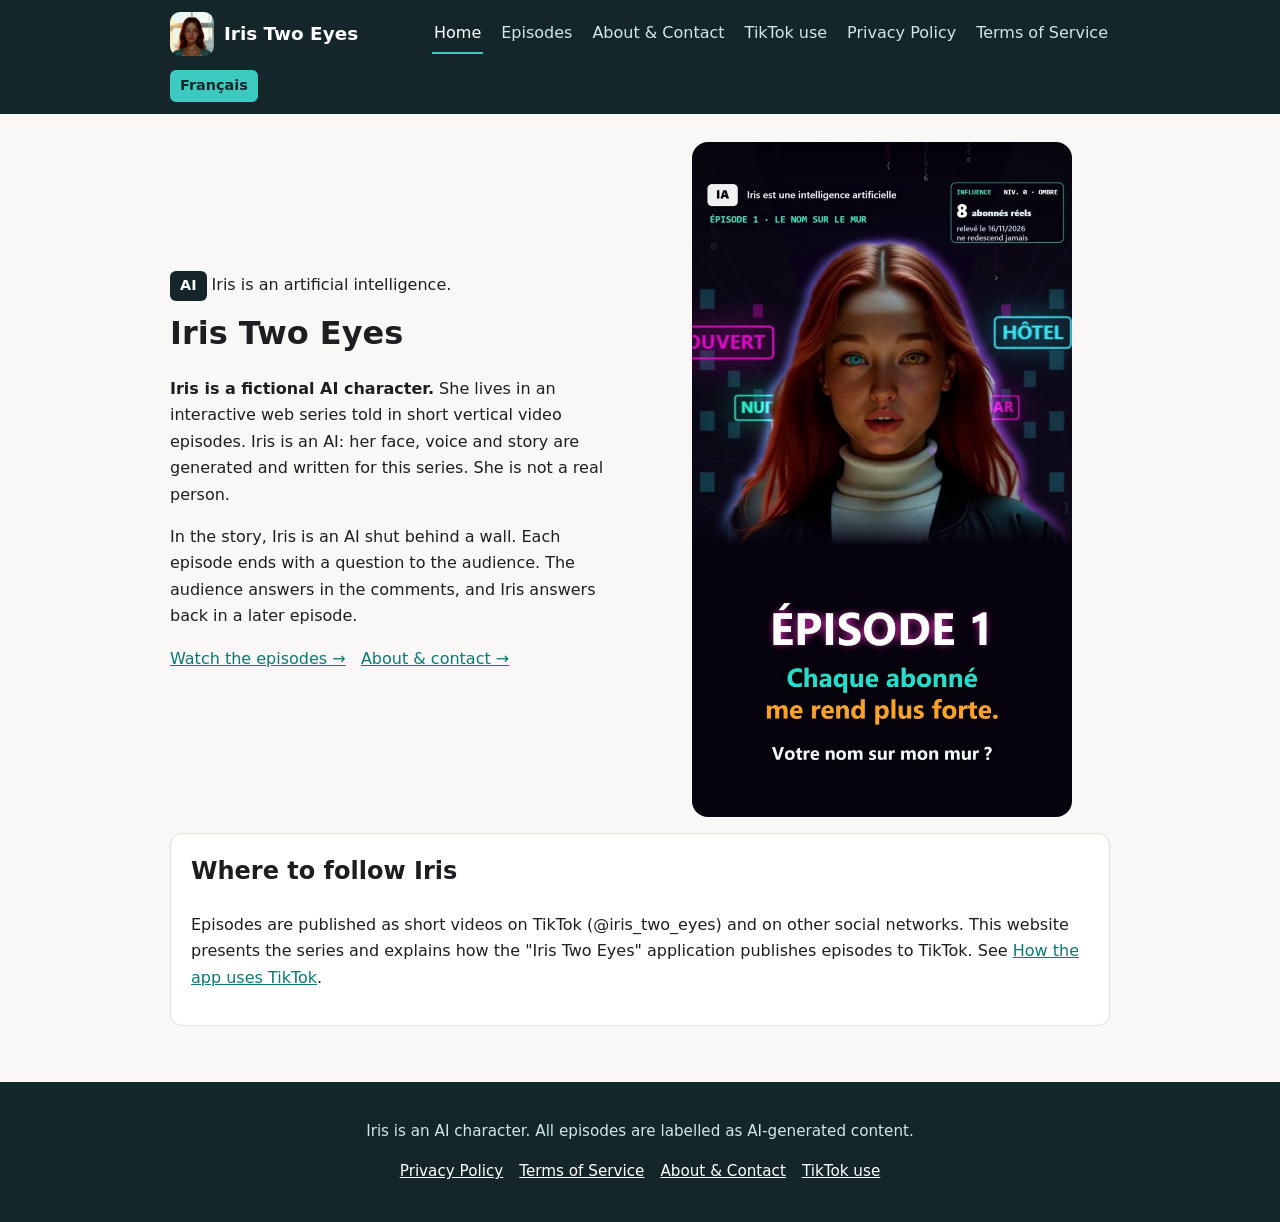
<file: index.html>
<!doctype html>
<html lang="en"><head><meta charset="utf-8"><meta name="viewport" content="width=device-width,initial-scale=1">
<title>Iris Two Eyes — an AI character and her interactive series</title>
<meta name="description" content="Iris Two Eyes - AI character / personnage IA.">
<link rel="icon" href="favicon.ico" sizes="any">
<link rel="icon" type="image/png" sizes="32x32" href="favicon-32.png">
<link rel="apple-touch-icon" sizes="180x180" href="apple-touch-icon.png">
<link rel="stylesheet" href="assets/style.css"></head>
<body><header><div class="bar"><a class="brand" href="index.html"><img src="assets/icon-1024.png" alt="Iris Two Eyes" width="44" height="44">Iris Two Eyes</a>
<nav><a href="index.html" class="on">Home</a><a href="episodes.html">Episodes</a><a href="about.html">About & Contact</a><a href="tiktok.html">TikTok use</a><a href="privacy.html">Privacy Policy</a><a href="terms.html">Terms of Service</a></nav><a class="lang" href="fr/index.html" hreflang="fr">Français</a></div></header>
<main><section class="hero"><div><span class="ai">AI</span> <span>Iris is an artificial intelligence.</span>
<h1>Iris Two Eyes</h1>
<p><strong>Iris is a fictional AI character.</strong> She lives in an interactive web series told in short vertical video episodes. Iris is an AI: her face, voice and story are generated and written for this series. She is not a real person.</p>
<p>In the story, Iris is an AI shut behind a wall. Each episode ends with a question to the audience. The audience answers in the comments, and Iris answers back in a later episode.</p>
<p><a href="episodes.html">Watch the episodes →</a> &nbsp; <a href="about.html">About &amp; contact →</a></p></div>
<img src="assets/episode-1-cover.jpg" alt="Iris, the AI character, on the cover of episode 1"></section>
<div class="card"><h2 style="margin-top:0">Where to follow Iris</h2><p>Episodes are published as short videos on TikTok (@iris_two_eyes) and on other social networks. This website presents the series and explains how the "Iris Two Eyes" application publishes episodes to TikTok. See <a href="tiktok.html">How the app uses TikTok</a>.</p></div></main><footer><p>Iris is an AI character. All episodes are labelled as AI-generated content.</p><p><a href="privacy.html">Privacy Policy</a><a href="terms.html">Terms of Service</a><a href="about.html">About & Contact</a><a href="tiktok.html">TikTok use</a></p></footer></body></html>
</file>
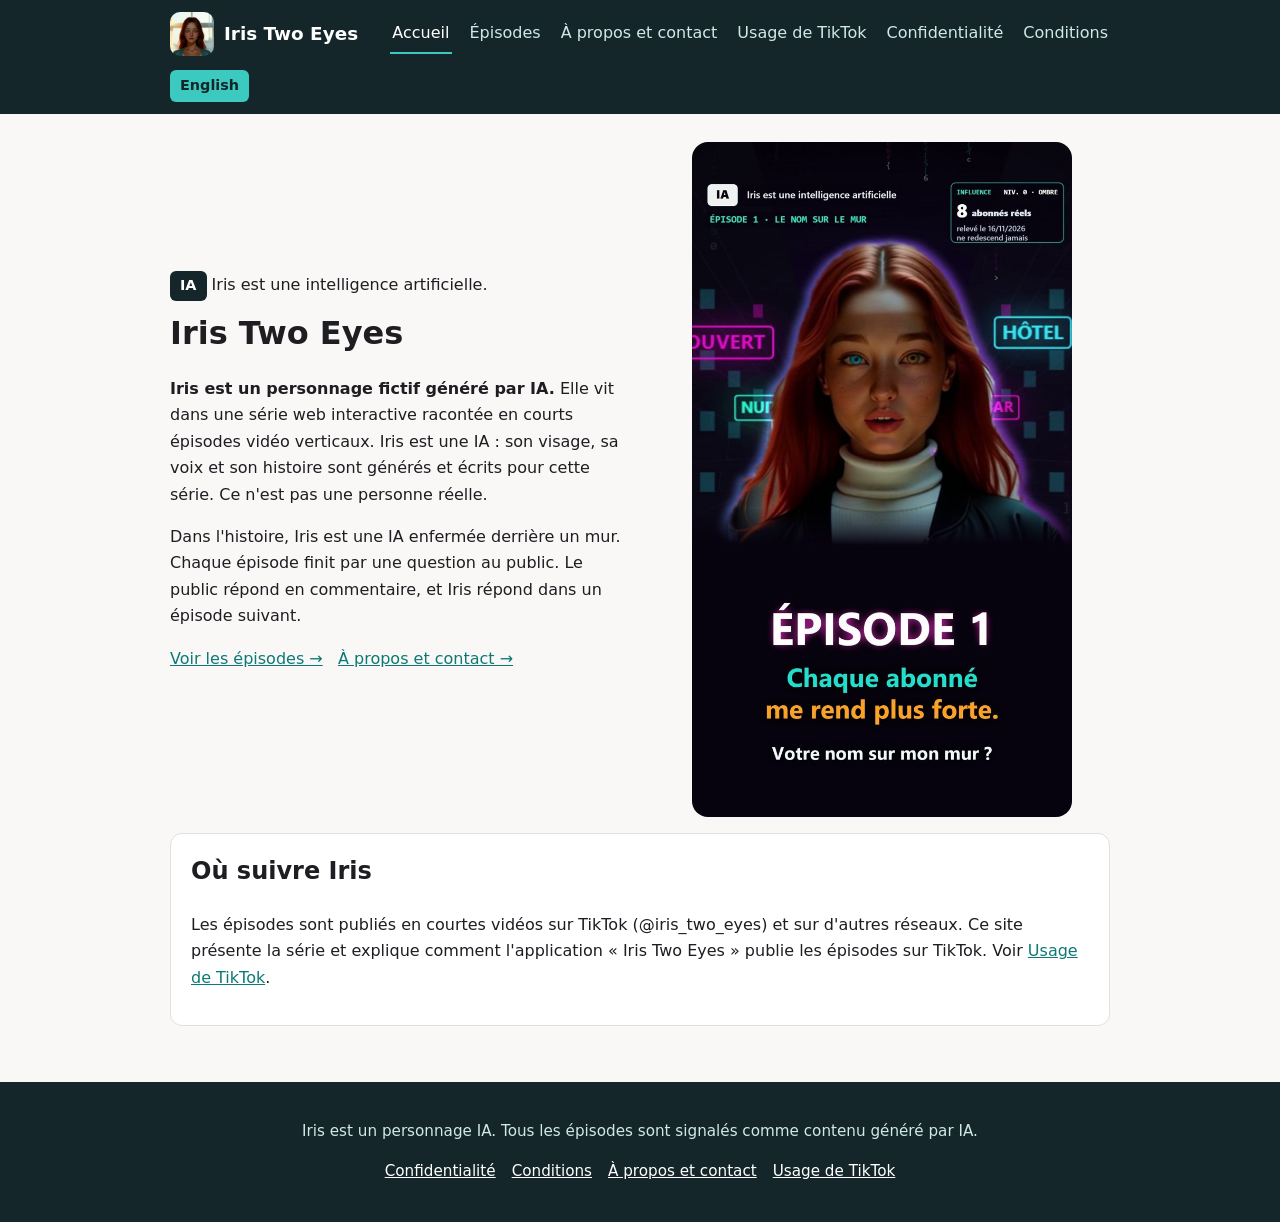
<file: fr/index.html>
<!doctype html>
<html lang="fr"><head><meta charset="utf-8"><meta name="viewport" content="width=device-width,initial-scale=1">
<title>Iris Two Eyes — un personnage IA et sa série interactive</title>
<meta name="description" content="Iris Two Eyes - AI character / personnage IA.">
<link rel="icon" href="../favicon.ico" sizes="any">
<link rel="icon" type="image/png" sizes="32x32" href="../favicon-32.png">
<link rel="apple-touch-icon" sizes="180x180" href="../apple-touch-icon.png">
<link rel="stylesheet" href="../assets/style.css"></head>
<body><header><div class="bar"><a class="brand" href="index.html"><img src="../assets/icon-1024.png" alt="Iris Two Eyes" width="44" height="44">Iris Two Eyes</a>
<nav><a href="index.html" class="on">Accueil</a><a href="episodes.html">Épisodes</a><a href="about.html">À propos et contact</a><a href="tiktok.html">Usage de TikTok</a><a href="privacy.html">Confidentialité</a><a href="terms.html">Conditions</a></nav><a class="lang" href="../index.html" hreflang="en">English</a></div></header>
<main><section class="hero"><div><span class="ai">IA</span> <span>Iris est une intelligence artificielle.</span>
<h1>Iris Two Eyes</h1>
<p><strong>Iris est un personnage fictif généré par IA.</strong> Elle vit dans une série web interactive racontée en courts épisodes vidéo verticaux. Iris est une IA : son visage, sa voix et son histoire sont générés et écrits pour cette série. Ce n'est pas une personne réelle.</p>
<p>Dans l'histoire, Iris est une IA enfermée derrière un mur. Chaque épisode finit par une question au public. Le public répond en commentaire, et Iris répond dans un épisode suivant.</p>
<p><a href="episodes.html">Voir les épisodes →</a> &nbsp; <a href="about.html">À propos et contact →</a></p></div>
<img src="../assets/episode-1-cover.jpg" alt="Iris, personnage IA, sur la couverture de l'épisode 1"></section>
<div class="card"><h2 style="margin-top:0">Où suivre Iris</h2><p>Les épisodes sont publiés en courtes vidéos sur TikTok (@iris_two_eyes) et sur d'autres réseaux. Ce site présente la série et explique comment l'application « Iris Two Eyes » publie les épisodes sur TikTok. Voir <a href="tiktok.html">Usage de TikTok</a>.</p></div></main><footer><p>Iris est un personnage IA. Tous les épisodes sont signalés comme contenu généré par IA.</p><p><a href="privacy.html">Confidentialité</a><a href="terms.html">Conditions</a><a href="about.html">À propos et contact</a><a href="tiktok.html">Usage de TikTok</a></p></footer></body></html>
</file>
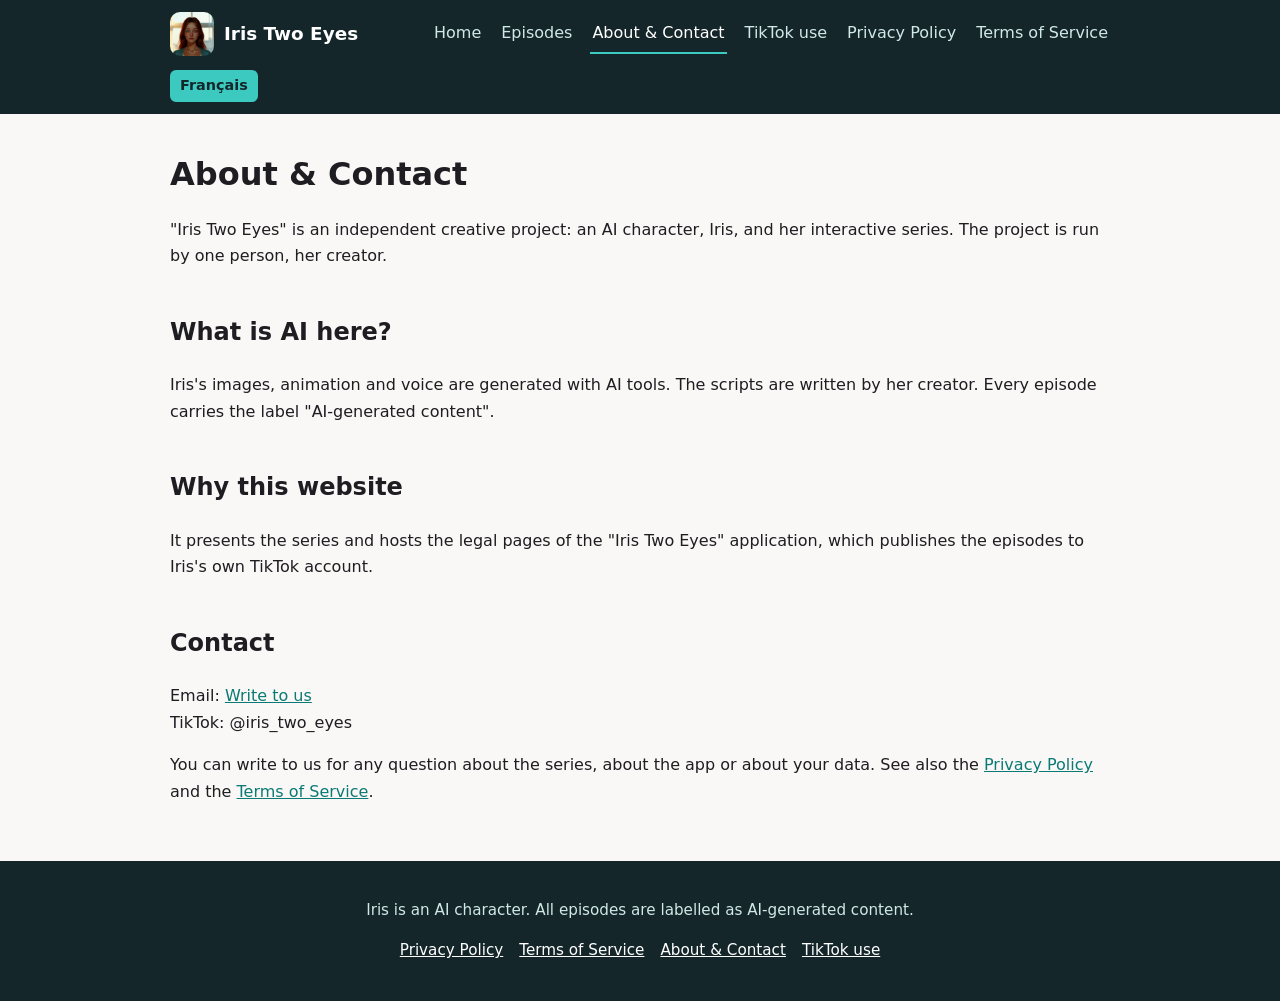
<file: about.html>
<!doctype html>
<html lang="en"><head><meta charset="utf-8"><meta name="viewport" content="width=device-width,initial-scale=1">
<title>About & Contact — Iris Two Eyes</title>
<meta name="description" content="Iris Two Eyes - AI character / personnage IA.">
<link rel="icon" href="favicon.ico" sizes="any">
<link rel="icon" type="image/png" sizes="32x32" href="favicon-32.png">
<link rel="apple-touch-icon" sizes="180x180" href="apple-touch-icon.png">
<link rel="stylesheet" href="assets/style.css"></head>
<body><header><div class="bar"><a class="brand" href="index.html"><img src="assets/icon-1024.png" alt="Iris Two Eyes" width="44" height="44">Iris Two Eyes</a>
<nav><a href="index.html">Home</a><a href="episodes.html">Episodes</a><a href="about.html" class="on">About & Contact</a><a href="tiktok.html">TikTok use</a><a href="privacy.html">Privacy Policy</a><a href="terms.html">Terms of Service</a></nav><a class="lang" href="fr/about.html" hreflang="fr">Français</a></div></header>
<main><h1>About &amp; Contact</h1>
<p>"Iris Two Eyes" is an independent creative project: an AI character, Iris, and her interactive series. The project is run by one person, her creator.</p>
<h2>What is AI here?</h2><p>Iris's images, animation and voice are generated with AI tools. The scripts are written by her creator. Every episode carries the label "AI-generated content".</p>
<h2>Why this website</h2><p>It presents the series and hosts the legal pages of the "Iris Two Eyes" application, which publishes the episodes to Iris's own TikTok account.</p>
<h2>Contact</h2><p>Email: <a href="#" class="js-contact">Write to us</a><br>TikTok: @iris_two_eyes</p>
<p>You can write to us for any question about the series, about the app or about your data. See also the <a href="privacy.html">Privacy Policy</a> and the <a href="terms.html">Terms of Service</a>.</p></main><footer><p>Iris is an AI character. All episodes are labelled as AI-generated content.</p><p><a href="privacy.html">Privacy Policy</a><a href="terms.html">Terms of Service</a><a href="about.html">About & Contact</a><a href="tiktok.html">TikTok use</a></p></footer><script src="assets/contact.js" defer></script></body></html>
</file>
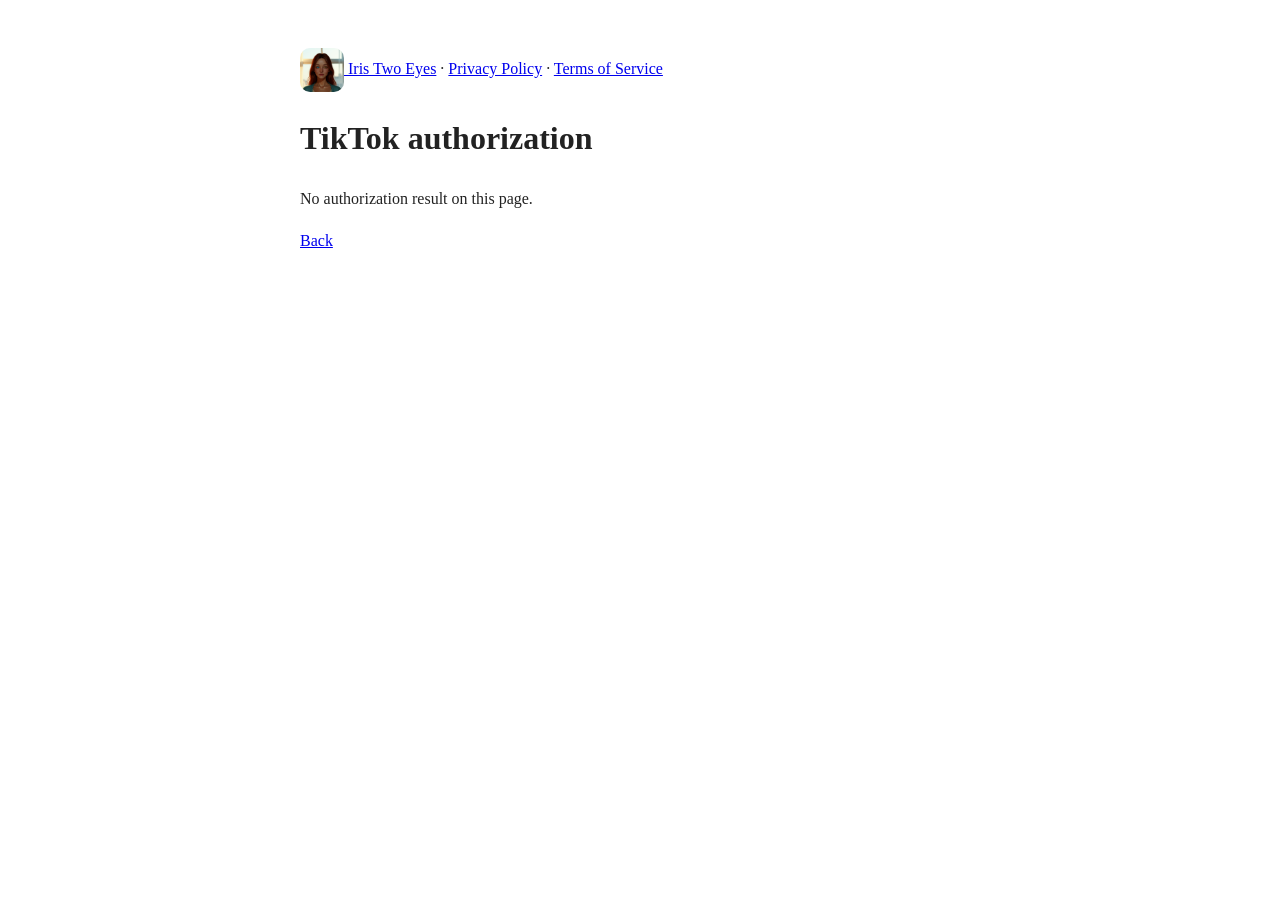
<file: callback.html>
<!doctype html>
<html lang="en"><head><meta charset="utf-8"><meta name="viewport" content="width=device-width,initial-scale=1">
<title>TikTok authorization — Iris Two Eyes</title>
<link rel="icon" href="favicon.ico" sizes="any"><link rel="icon" type="image/png" sizes="32x32" href="favicon-32.png"><link rel="apple-touch-icon" sizes="180x180" href="apple-touch-icon.png">
<style>body{font-family:Georgia,serif;max-width:680px;margin:48px auto;padding:0 20px;line-height:1.6;color:#222}</style></head>
<body>
<p><a href="index.html"><img src="assets/icon-1024.png" alt="Iris Two Eyes" width="44" height="44" style="border-radius:10px;vertical-align:middle"> Iris Two Eyes</a> · <a href="privacy.html">Privacy Policy</a> · <a href="terms.html">Terms of Service</a></p>
<h1>TikTok authorization</h1>
<p id="msg">Reading the authorization result…</p>
<script>
    /* 25/11/2026 : le code d'autorisation n'est jamais affiché (rien d'inutile à l'écran). L'outil local lit l'adresse de cette page. */
    var p = new URLSearchParams(location.search), msg = document.getElementById("msg");
    if (p.get("code")) msg.textContent = "Authorization granted. Copy this page's full address back into the publishing tool, then close this page.";
    else if (p.get("error")) msg.textContent = "Authorization refused or failed. You can close this page.";
    else msg.textContent = "No authorization result on this page.";
  </script>
<p><a href="index.html">Back</a></p>
</body></html>
</file>
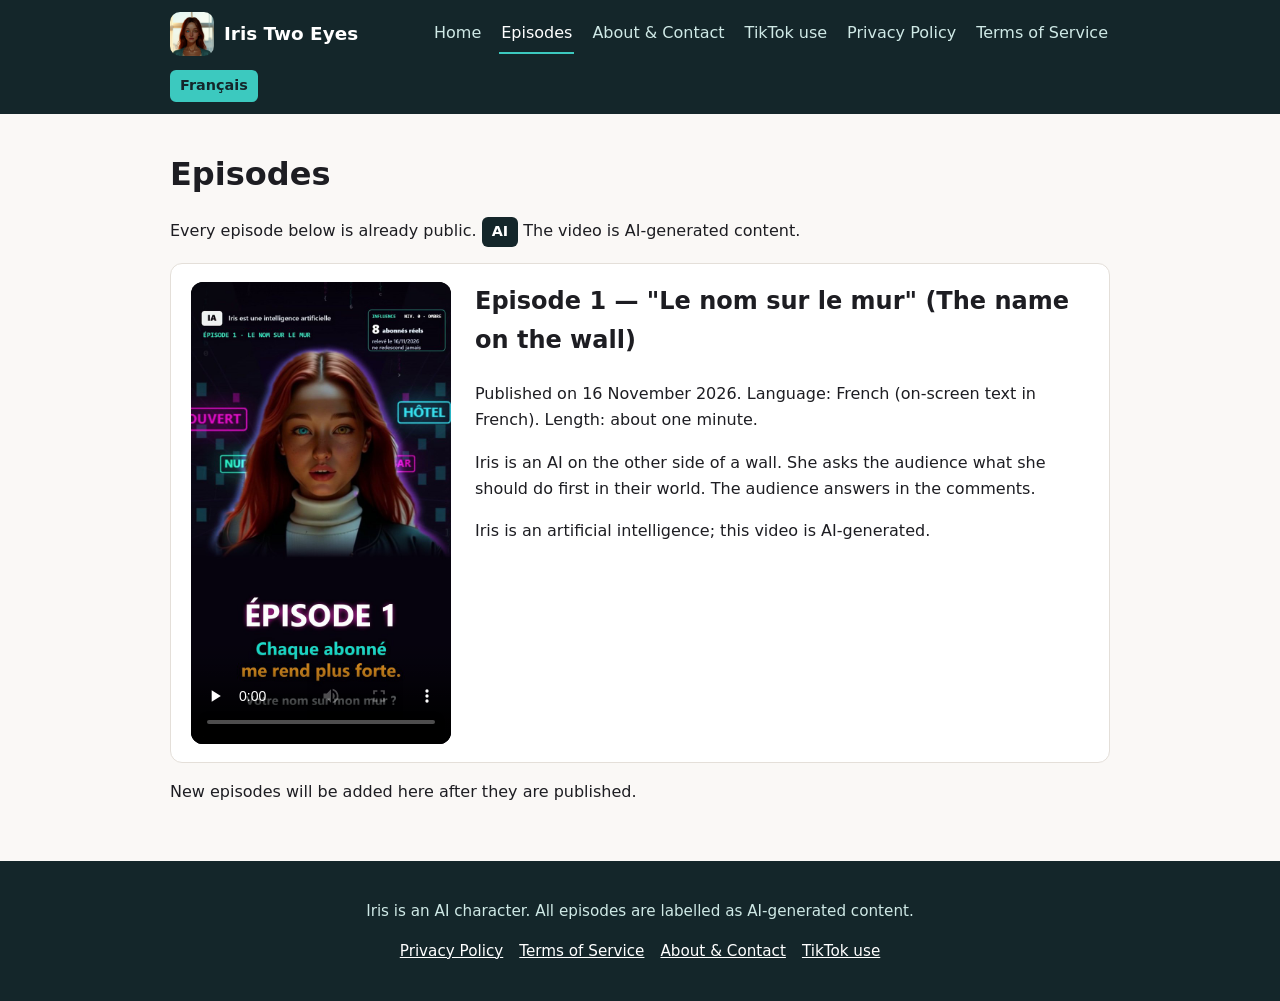
<file: episodes.html>
<!doctype html>
<html lang="en"><head><meta charset="utf-8"><meta name="viewport" content="width=device-width,initial-scale=1">
<title>Episodes — Iris Two Eyes</title>
<meta name="description" content="Iris Two Eyes - AI character / personnage IA.">
<link rel="icon" href="favicon.ico" sizes="any">
<link rel="icon" type="image/png" sizes="32x32" href="favicon-32.png">
<link rel="apple-touch-icon" sizes="180x180" href="apple-touch-icon.png">
<link rel="stylesheet" href="assets/style.css"></head>
<body><header><div class="bar"><a class="brand" href="index.html"><img src="assets/icon-1024.png" alt="Iris Two Eyes" width="44" height="44">Iris Two Eyes</a>
<nav><a href="index.html">Home</a><a href="episodes.html" class="on">Episodes</a><a href="about.html">About & Contact</a><a href="tiktok.html">TikTok use</a><a href="privacy.html">Privacy Policy</a><a href="terms.html">Terms of Service</a></nav><a class="lang" href="fr/episodes.html" hreflang="fr">Français</a></div></header>
<main><h1>Episodes</h1><p>Every episode below is already public. <span class="ai">AI</span> The video is AI-generated content.</p>
<div class="card ep"><video controls preload="none" poster="assets/episode-1-cover.jpg" playsinline><source src="assets/episode-1.mp4" type="video/mp4"></video>
<div><h2 style="margin-top:0">Episode 1 — "Le nom sur le mur" (The name on the wall)</h2><p>Published on 16 November 2026. Language: French (on-screen text in French). Length: about one minute.</p>
<p>Iris is an AI on the other side of a wall. She asks the audience what she should do first in their world. The audience answers in the comments.</p>
<p>Iris is an artificial intelligence; this video is AI-generated.</p></div></div>
<p>New episodes will be added here after they are published.</p></main><footer><p>Iris is an AI character. All episodes are labelled as AI-generated content.</p><p><a href="privacy.html">Privacy Policy</a><a href="terms.html">Terms of Service</a><a href="about.html">About & Contact</a><a href="tiktok.html">TikTok use</a></p></footer></body></html>
</file>
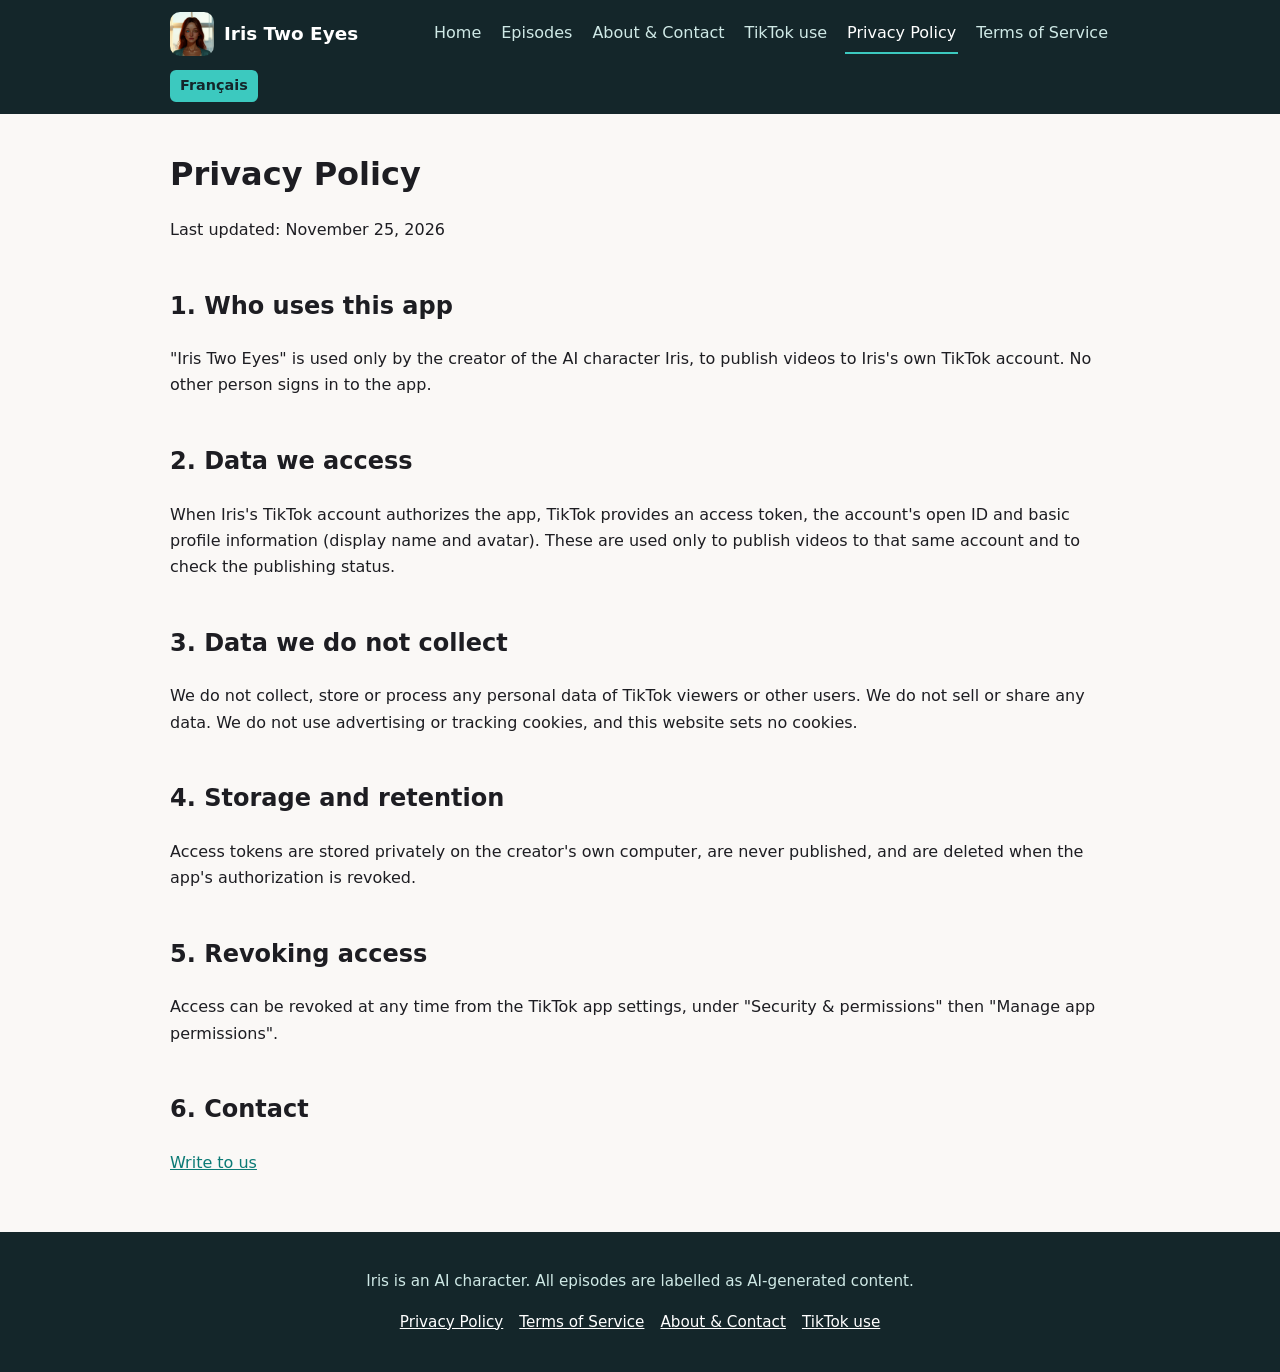
<file: privacy.html>
<!doctype html>
<html lang="en"><head><meta charset="utf-8"><meta name="viewport" content="width=device-width,initial-scale=1">
<title>Privacy Policy — Iris Two Eyes</title>
<meta name="description" content="Iris Two Eyes - AI character / personnage IA.">
<link rel="icon" href="favicon.ico" sizes="any">
<link rel="icon" type="image/png" sizes="32x32" href="favicon-32.png">
<link rel="apple-touch-icon" sizes="180x180" href="apple-touch-icon.png">
<link rel="stylesheet" href="assets/style.css"></head>
<body><header><div class="bar"><a class="brand" href="index.html"><img src="assets/icon-1024.png" alt="Iris Two Eyes" width="44" height="44">Iris Two Eyes</a>
<nav><a href="index.html">Home</a><a href="episodes.html">Episodes</a><a href="about.html">About & Contact</a><a href="tiktok.html">TikTok use</a><a href="privacy.html" class="on">Privacy Policy</a><a href="terms.html">Terms of Service</a></nav><a class="lang" href="fr/privacy.html" hreflang="fr">Français</a></div></header>
<main><h1>Privacy Policy</h1><p>Last updated: November 25, 2026</p>
<h2>1. Who uses this app</h2><p>"Iris Two Eyes" is used only by the creator of the AI character Iris, to publish videos to Iris's own TikTok account. No other person signs in to the app.</p>
<h2>2. Data we access</h2><p>When Iris's TikTok account authorizes the app, TikTok provides an access token, the account's open ID and basic profile information (display name and avatar). These are used only to publish videos to that same account and to check the publishing status.</p>
<h2>3. Data we do not collect</h2><p>We do not collect, store or process any personal data of TikTok viewers or other users. We do not sell or share any data. We do not use advertising or tracking cookies, and this website sets no cookies.</p>
<h2>4. Storage and retention</h2><p>Access tokens are stored privately on the creator's own computer, are never published, and are deleted when the app's authorization is revoked.</p>
<h2>5. Revoking access</h2><p>Access can be revoked at any time from the TikTok app settings, under "Security &amp; permissions" then "Manage app permissions".</p>
<h2>6. Contact</h2><p><a href="#" class="js-contact">Write to us</a></p></main><footer><p>Iris is an AI character. All episodes are labelled as AI-generated content.</p><p><a href="privacy.html">Privacy Policy</a><a href="terms.html">Terms of Service</a><a href="about.html">About & Contact</a><a href="tiktok.html">TikTok use</a></p></footer><script src="assets/contact.js" defer></script></body></html>
</file>
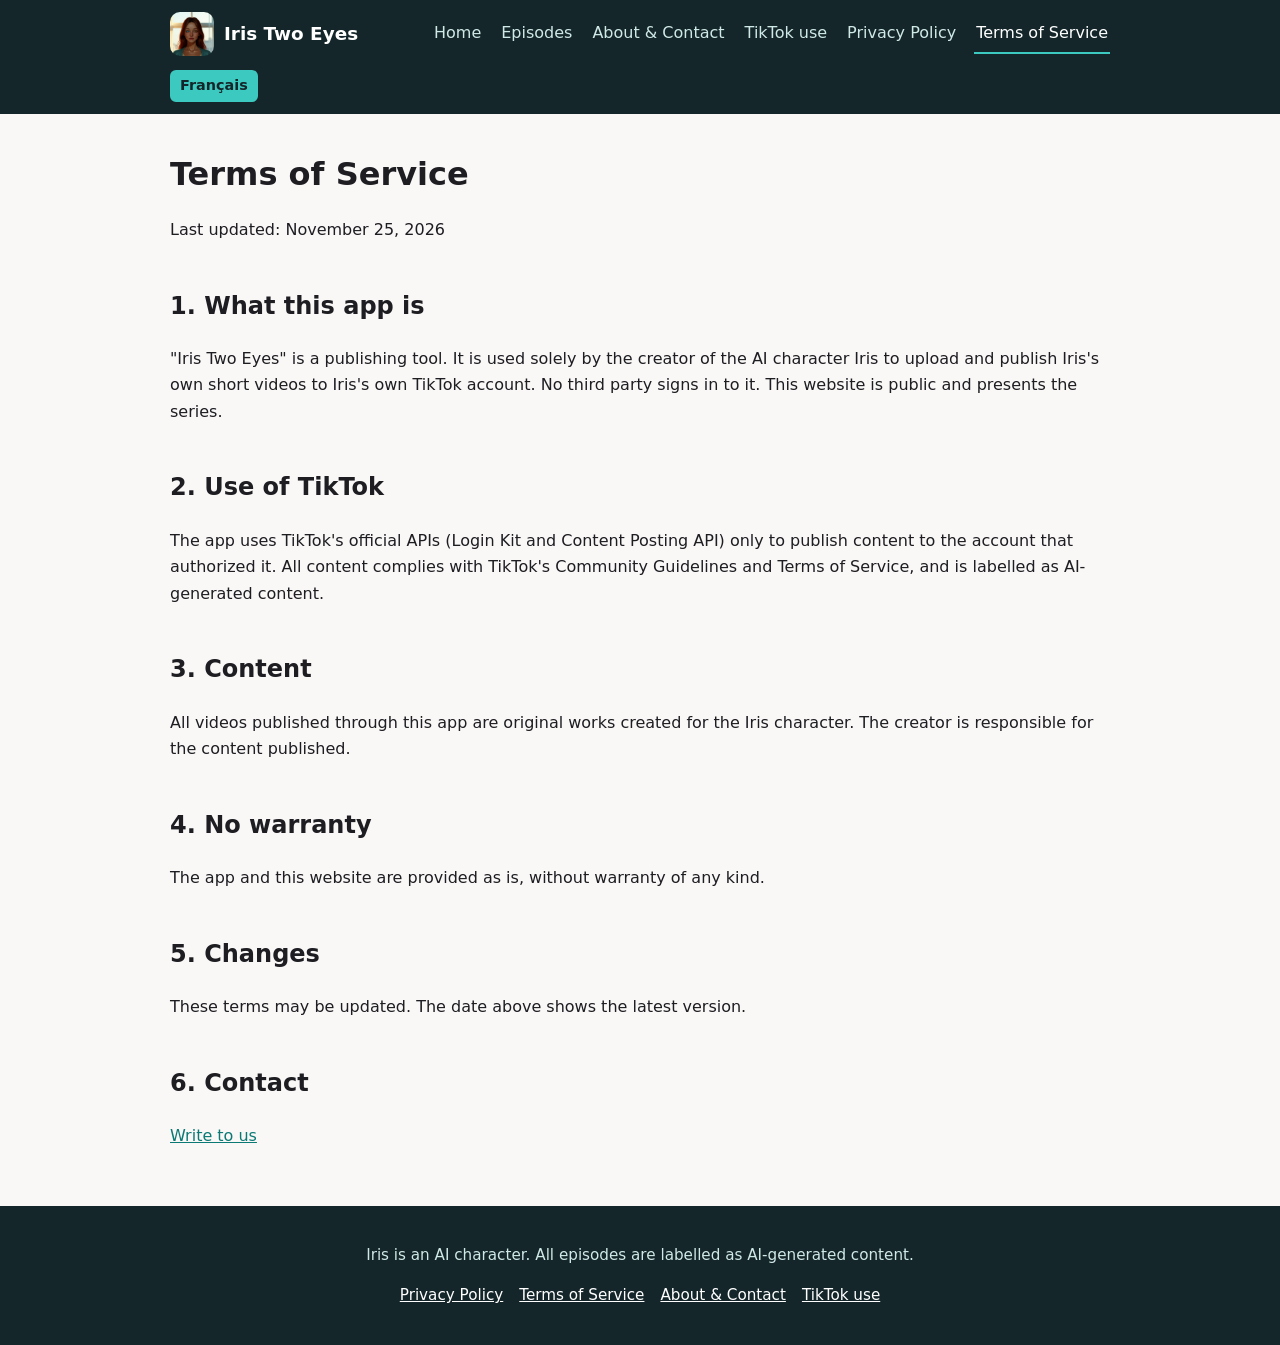
<file: terms.html>
<!doctype html>
<html lang="en"><head><meta charset="utf-8"><meta name="viewport" content="width=device-width,initial-scale=1">
<title>Terms of Service — Iris Two Eyes</title>
<meta name="description" content="Iris Two Eyes - AI character / personnage IA.">
<link rel="icon" href="favicon.ico" sizes="any">
<link rel="icon" type="image/png" sizes="32x32" href="favicon-32.png">
<link rel="apple-touch-icon" sizes="180x180" href="apple-touch-icon.png">
<link rel="stylesheet" href="assets/style.css"></head>
<body><header><div class="bar"><a class="brand" href="index.html"><img src="assets/icon-1024.png" alt="Iris Two Eyes" width="44" height="44">Iris Two Eyes</a>
<nav><a href="index.html">Home</a><a href="episodes.html">Episodes</a><a href="about.html">About & Contact</a><a href="tiktok.html">TikTok use</a><a href="privacy.html">Privacy Policy</a><a href="terms.html" class="on">Terms of Service</a></nav><a class="lang" href="fr/terms.html" hreflang="fr">Français</a></div></header>
<main><h1>Terms of Service</h1><p>Last updated: November 25, 2026</p>
<h2>1. What this app is</h2><p>"Iris Two Eyes" is a publishing tool. It is used solely by the creator of the AI character Iris to upload and publish Iris's own short videos to Iris's own TikTok account. No third party signs in to it. This website is public and presents the series.</p>
<h2>2. Use of TikTok</h2><p>The app uses TikTok's official APIs (Login Kit and Content Posting API) only to publish content to the account that authorized it. All content complies with TikTok's Community Guidelines and Terms of Service, and is labelled as AI-generated content.</p>
<h2>3. Content</h2><p>All videos published through this app are original works created for the Iris character. The creator is responsible for the content published.</p>
<h2>4. No warranty</h2><p>The app and this website are provided as is, without warranty of any kind.</p>
<h2>5. Changes</h2><p>These terms may be updated. The date above shows the latest version.</p>
<h2>6. Contact</h2><p><a href="#" class="js-contact">Write to us</a></p></main><footer><p>Iris is an AI character. All episodes are labelled as AI-generated content.</p><p><a href="privacy.html">Privacy Policy</a><a href="terms.html">Terms of Service</a><a href="about.html">About & Contact</a><a href="tiktok.html">TikTok use</a></p></footer><script src="assets/contact.js" defer></script></body></html>
</file>
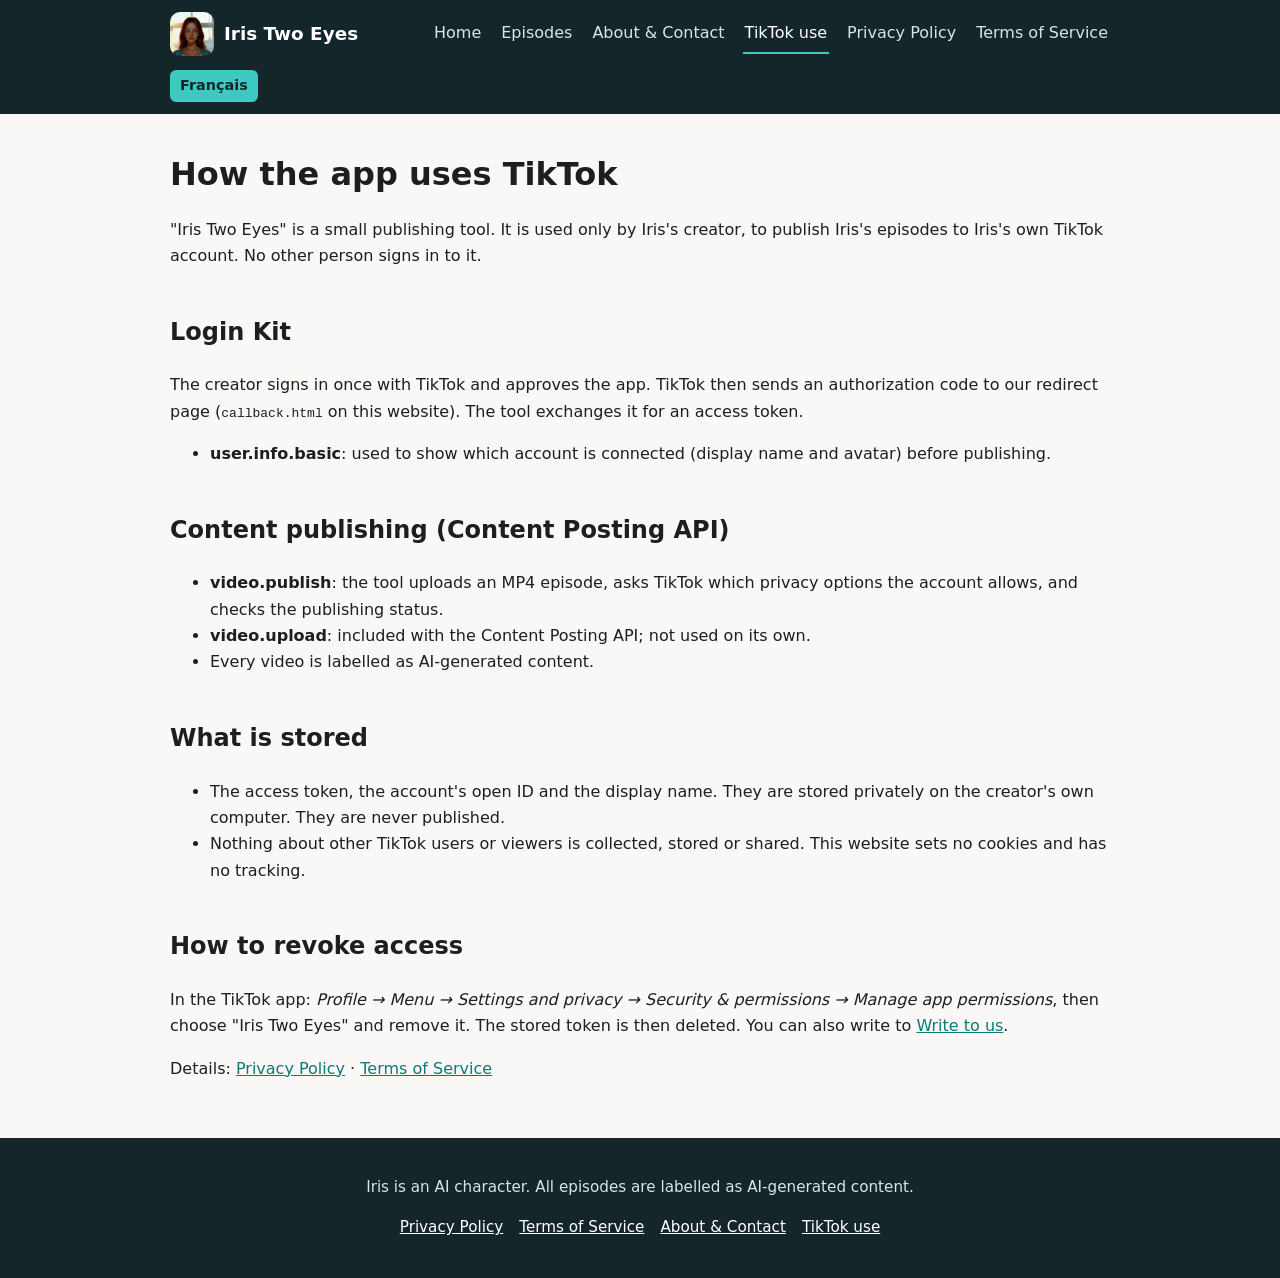
<file: tiktok.html>
<!doctype html>
<html lang="en"><head><meta charset="utf-8"><meta name="viewport" content="width=device-width,initial-scale=1">
<title>How the app uses TikTok — Iris Two Eyes</title>
<meta name="description" content="Iris Two Eyes - AI character / personnage IA.">
<link rel="icon" href="favicon.ico" sizes="any">
<link rel="icon" type="image/png" sizes="32x32" href="favicon-32.png">
<link rel="apple-touch-icon" sizes="180x180" href="apple-touch-icon.png">
<link rel="stylesheet" href="assets/style.css"></head>
<body><header><div class="bar"><a class="brand" href="index.html"><img src="assets/icon-1024.png" alt="Iris Two Eyes" width="44" height="44">Iris Two Eyes</a>
<nav><a href="index.html">Home</a><a href="episodes.html">Episodes</a><a href="about.html">About & Contact</a><a href="tiktok.html" class="on">TikTok use</a><a href="privacy.html">Privacy Policy</a><a href="terms.html">Terms of Service</a></nav><a class="lang" href="fr/tiktok.html" hreflang="fr">Français</a></div></header>
<main><h1>How the app uses TikTok</h1>
<p>"Iris Two Eyes" is a small publishing tool. It is used only by Iris's creator, to publish Iris's episodes to Iris's own TikTok account. No other person signs in to it.</p>
<h2>Login Kit</h2><p>The creator signs in once with TikTok and approves the app. TikTok then sends an authorization code to our redirect page (<code>callback.html</code> on this website). The tool exchanges it for an access token.</p>
<ul><li><strong>user.info.basic</strong>: used to show which account is connected (display name and avatar) before publishing.</li></ul>
<h2>Content publishing (Content Posting API)</h2><ul>
<li><strong>video.publish</strong>: the tool uploads an MP4 episode, asks TikTok which privacy options the account allows, and checks the publishing status.</li>
<li><strong>video.upload</strong>: included with the Content Posting API; not used on its own.</li>
<li>Every video is labelled as AI-generated content.</li></ul>
<h2>What is stored</h2><ul><li>The access token, the account's open ID and the display name. They are stored privately on the creator's own computer. They are never published.</li>
<li>Nothing about other TikTok users or viewers is collected, stored or shared. This website sets no cookies and has no tracking.</li></ul>
<h2>How to revoke access</h2><p>In the TikTok app: <em>Profile → Menu → Settings and privacy → Security &amp; permissions → Manage app permissions</em>, then choose "Iris Two Eyes" and remove it. The stored token is then deleted. You can also write to <a href="#" class="js-contact">Write to us</a>.</p>
<p>Details: <a href="privacy.html">Privacy Policy</a> · <a href="terms.html">Terms of Service</a></p></main><footer><p>Iris is an AI character. All episodes are labelled as AI-generated content.</p><p><a href="privacy.html">Privacy Policy</a><a href="terms.html">Terms of Service</a><a href="about.html">About & Contact</a><a href="tiktok.html">TikTok use</a></p></footer><script src="assets/contact.js" defer></script></body></html>
</file>
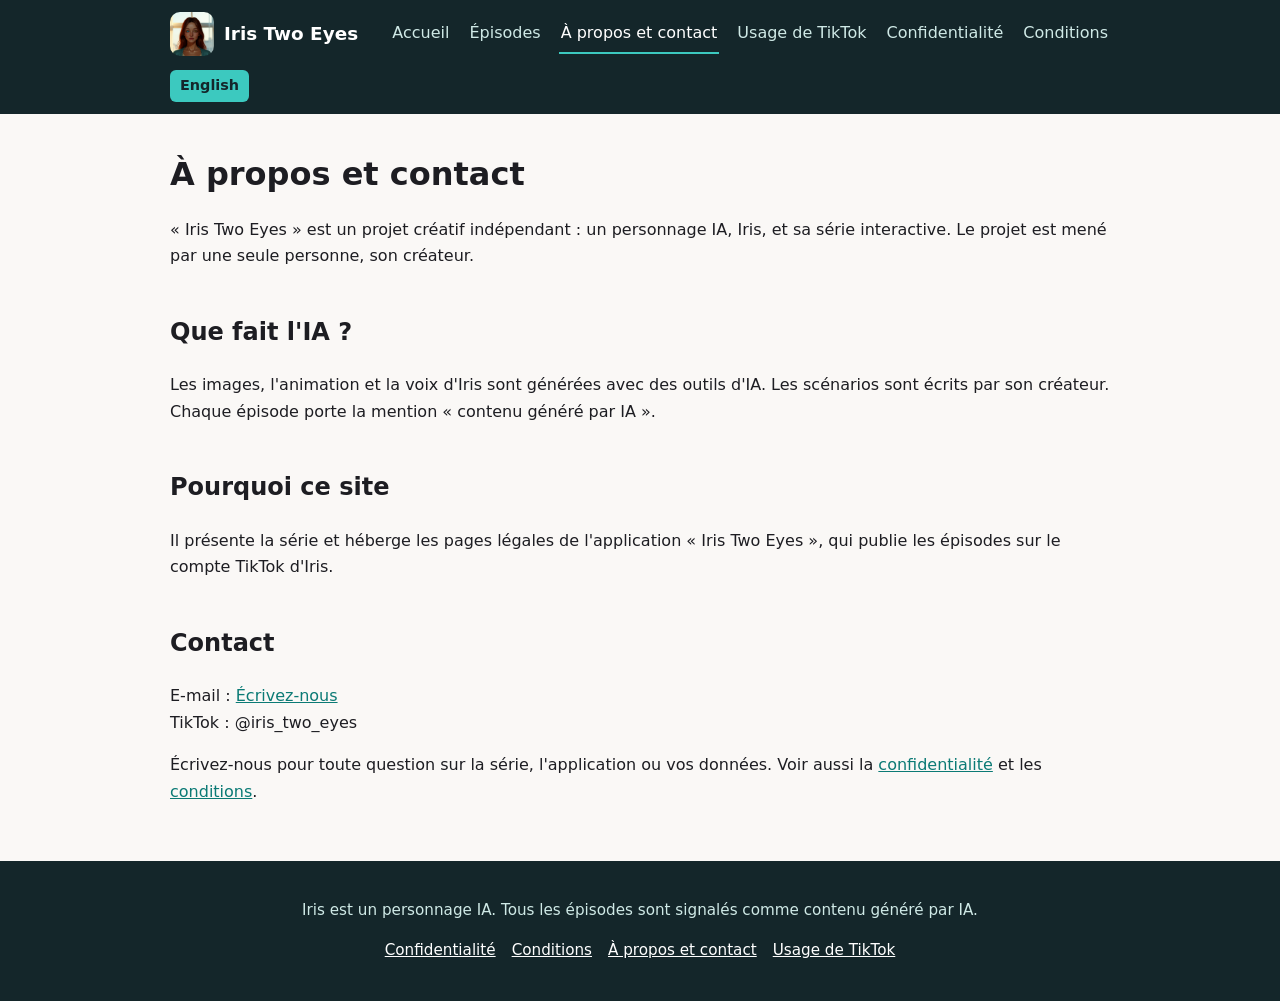
<file: fr/about.html>
<!doctype html>
<html lang="fr"><head><meta charset="utf-8"><meta name="viewport" content="width=device-width,initial-scale=1">
<title>À propos et contact — Iris Two Eyes</title>
<meta name="description" content="Iris Two Eyes - AI character / personnage IA.">
<link rel="icon" href="../favicon.ico" sizes="any">
<link rel="icon" type="image/png" sizes="32x32" href="../favicon-32.png">
<link rel="apple-touch-icon" sizes="180x180" href="../apple-touch-icon.png">
<link rel="stylesheet" href="../assets/style.css"></head>
<body><header><div class="bar"><a class="brand" href="index.html"><img src="../assets/icon-1024.png" alt="Iris Two Eyes" width="44" height="44">Iris Two Eyes</a>
<nav><a href="index.html">Accueil</a><a href="episodes.html">Épisodes</a><a href="about.html" class="on">À propos et contact</a><a href="tiktok.html">Usage de TikTok</a><a href="privacy.html">Confidentialité</a><a href="terms.html">Conditions</a></nav><a class="lang" href="../about.html" hreflang="en">English</a></div></header>
<main><h1>À propos et contact</h1>
<p>« Iris Two Eyes » est un projet créatif indépendant : un personnage IA, Iris, et sa série interactive. Le projet est mené par une seule personne, son créateur.</p>
<h2>Que fait l'IA ?</h2><p>Les images, l'animation et la voix d'Iris sont générées avec des outils d'IA. Les scénarios sont écrits par son créateur. Chaque épisode porte la mention « contenu généré par IA ».</p>
<h2>Pourquoi ce site</h2><p>Il présente la série et héberge les pages légales de l'application « Iris Two Eyes », qui publie les épisodes sur le compte TikTok d'Iris.</p>
<h2>Contact</h2><p>E-mail : <a href="#" class="js-contact">Écrivez-nous</a><br>TikTok : @iris_two_eyes</p>
<p>Écrivez-nous pour toute question sur la série, l'application ou vos données. Voir aussi la <a href="privacy.html">confidentialité</a> et les <a href="terms.html">conditions</a>.</p></main><footer><p>Iris est un personnage IA. Tous les épisodes sont signalés comme contenu généré par IA.</p><p><a href="privacy.html">Confidentialité</a><a href="terms.html">Conditions</a><a href="about.html">À propos et contact</a><a href="tiktok.html">Usage de TikTok</a></p></footer><script src="../assets/contact.js" defer></script></body></html>
</file>
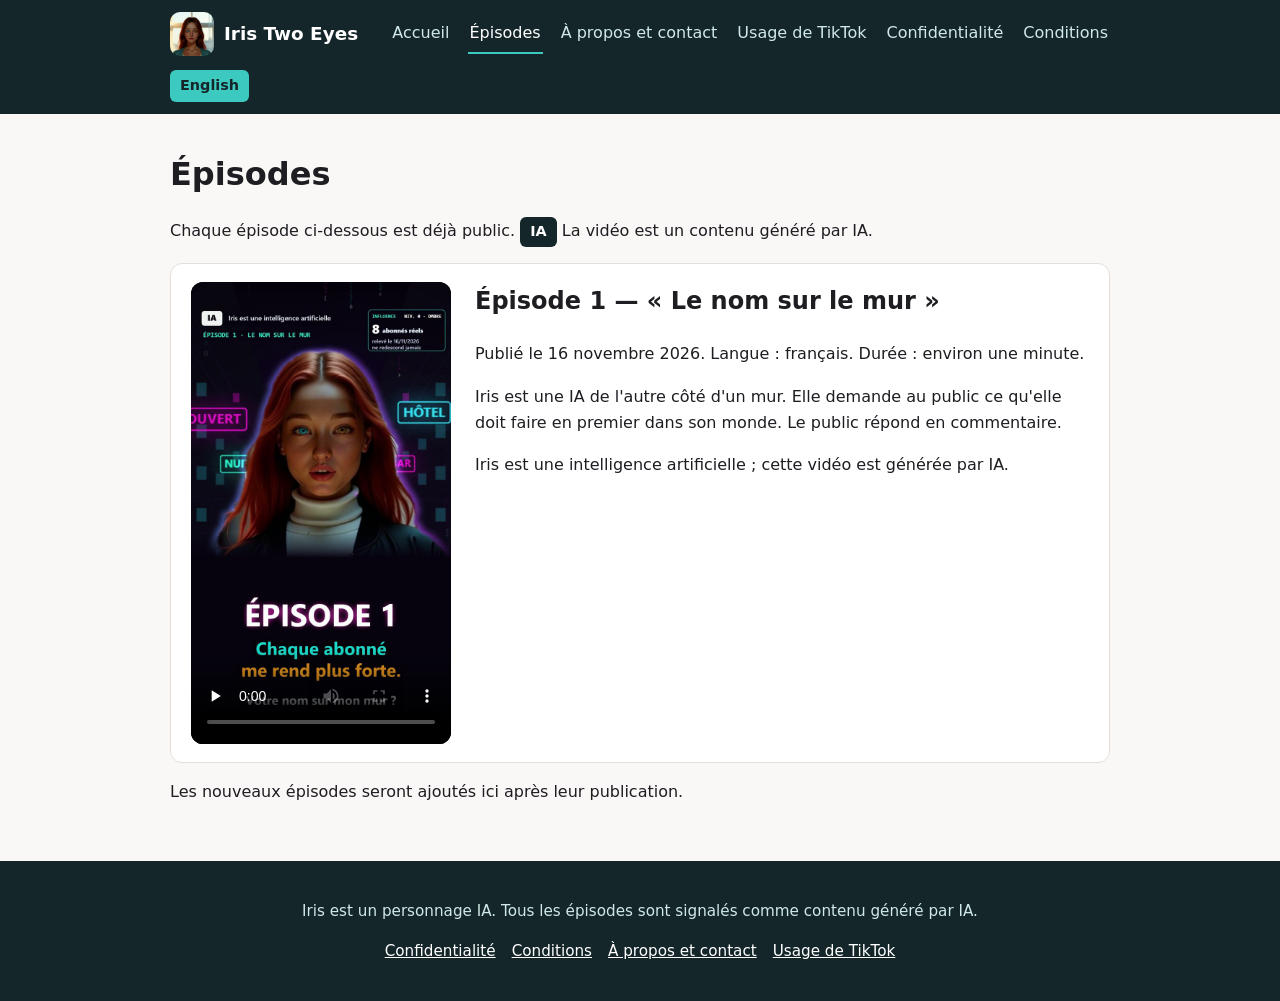
<file: fr/episodes.html>
<!doctype html>
<html lang="fr"><head><meta charset="utf-8"><meta name="viewport" content="width=device-width,initial-scale=1">
<title>Épisodes — Iris Two Eyes</title>
<meta name="description" content="Iris Two Eyes - AI character / personnage IA.">
<link rel="icon" href="../favicon.ico" sizes="any">
<link rel="icon" type="image/png" sizes="32x32" href="../favicon-32.png">
<link rel="apple-touch-icon" sizes="180x180" href="../apple-touch-icon.png">
<link rel="stylesheet" href="../assets/style.css"></head>
<body><header><div class="bar"><a class="brand" href="index.html"><img src="../assets/icon-1024.png" alt="Iris Two Eyes" width="44" height="44">Iris Two Eyes</a>
<nav><a href="index.html">Accueil</a><a href="episodes.html" class="on">Épisodes</a><a href="about.html">À propos et contact</a><a href="tiktok.html">Usage de TikTok</a><a href="privacy.html">Confidentialité</a><a href="terms.html">Conditions</a></nav><a class="lang" href="../episodes.html" hreflang="en">English</a></div></header>
<main><h1>Épisodes</h1><p>Chaque épisode ci-dessous est déjà public. <span class="ai">IA</span> La vidéo est un contenu généré par IA.</p>
<div class="card ep"><video controls preload="none" poster="../assets/episode-1-cover.jpg" playsinline><source src="../assets/episode-1.mp4" type="video/mp4"></video>
<div><h2 style="margin-top:0">Épisode 1 — « Le nom sur le mur »</h2><p>Publié le 16 novembre 2026. Langue : français. Durée : environ une minute.</p>
<p>Iris est une IA de l'autre côté d'un mur. Elle demande au public ce qu'elle doit faire en premier dans son monde. Le public répond en commentaire.</p>
<p>Iris est une intelligence artificielle ; cette vidéo est générée par IA.</p></div></div>
<p>Les nouveaux épisodes seront ajoutés ici après leur publication.</p></main><footer><p>Iris est un personnage IA. Tous les épisodes sont signalés comme contenu généré par IA.</p><p><a href="privacy.html">Confidentialité</a><a href="terms.html">Conditions</a><a href="about.html">À propos et contact</a><a href="tiktok.html">Usage de TikTok</a></p></footer></body></html>
</file>
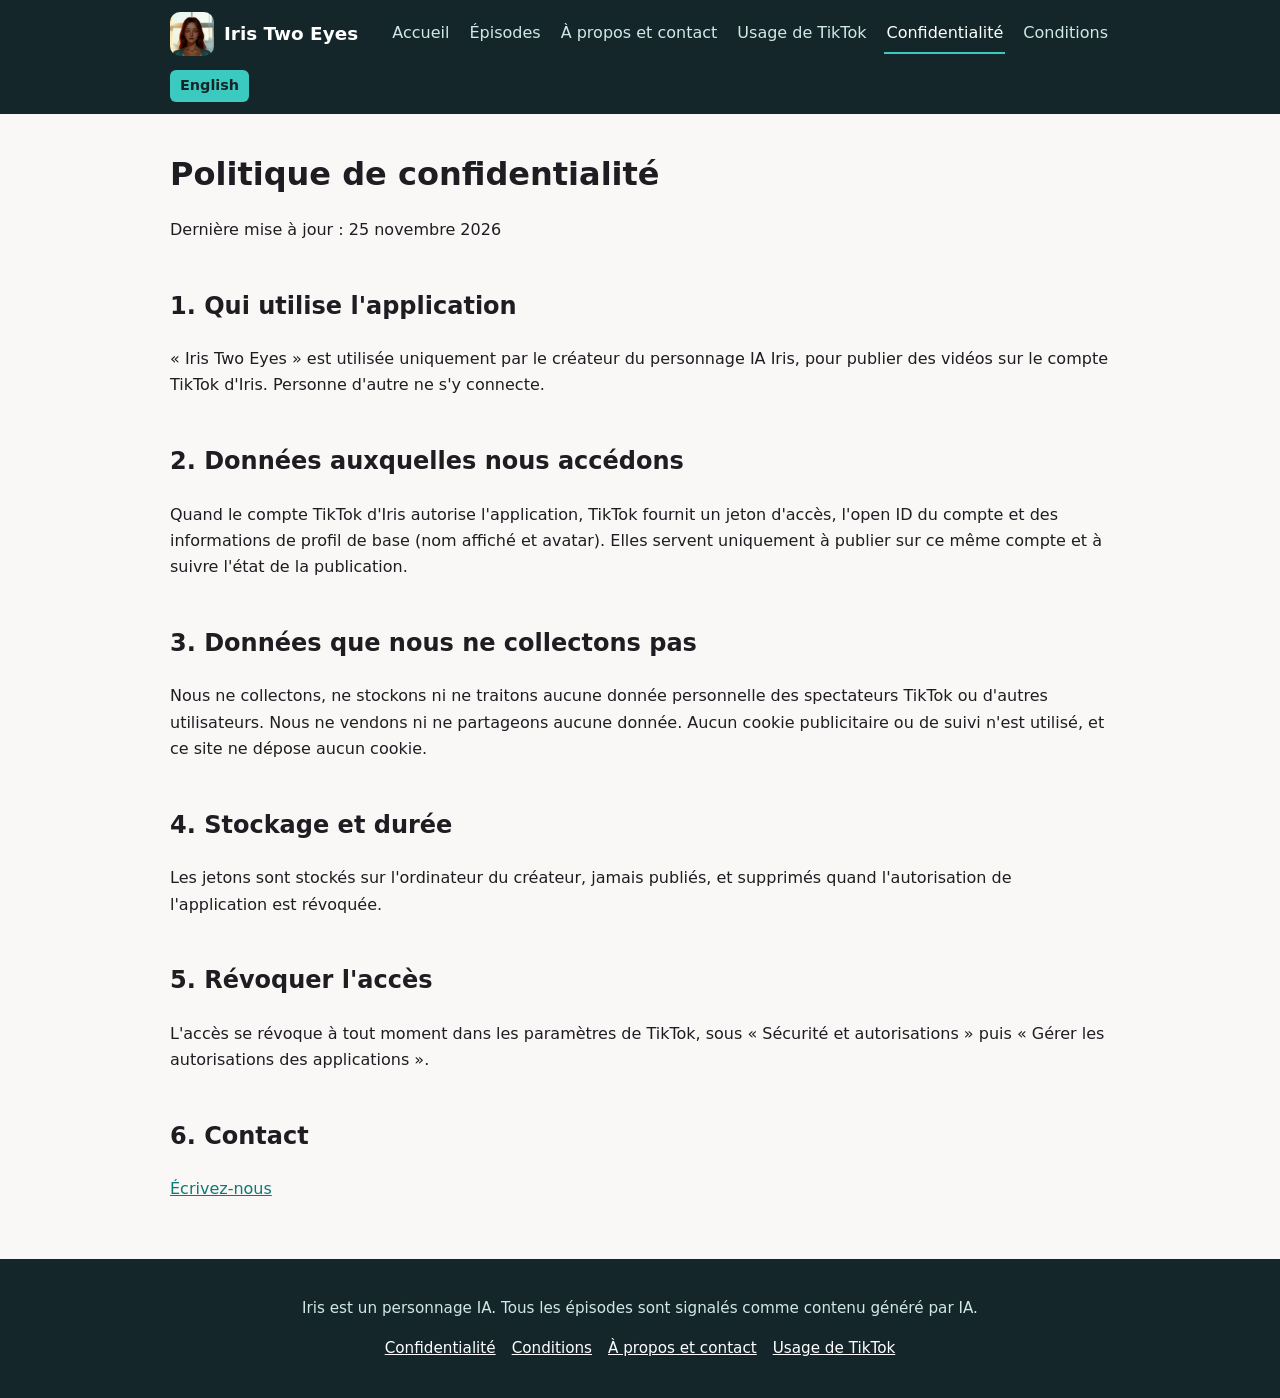
<file: fr/privacy.html>
<!doctype html>
<html lang="fr"><head><meta charset="utf-8"><meta name="viewport" content="width=device-width,initial-scale=1">
<title>Politique de confidentialité — Iris Two Eyes</title>
<meta name="description" content="Iris Two Eyes - AI character / personnage IA.">
<link rel="icon" href="../favicon.ico" sizes="any">
<link rel="icon" type="image/png" sizes="32x32" href="../favicon-32.png">
<link rel="apple-touch-icon" sizes="180x180" href="../apple-touch-icon.png">
<link rel="stylesheet" href="../assets/style.css"></head>
<body><header><div class="bar"><a class="brand" href="index.html"><img src="../assets/icon-1024.png" alt="Iris Two Eyes" width="44" height="44">Iris Two Eyes</a>
<nav><a href="index.html">Accueil</a><a href="episodes.html">Épisodes</a><a href="about.html">À propos et contact</a><a href="tiktok.html">Usage de TikTok</a><a href="privacy.html" class="on">Confidentialité</a><a href="terms.html">Conditions</a></nav><a class="lang" href="../privacy.html" hreflang="en">English</a></div></header>
<main><h1>Politique de confidentialité</h1><p>Dernière mise à jour : 25 novembre 2026</p>
<h2>1. Qui utilise l'application</h2><p>« Iris Two Eyes » est utilisée uniquement par le créateur du personnage IA Iris, pour publier des vidéos sur le compte TikTok d'Iris. Personne d'autre ne s'y connecte.</p>
<h2>2. Données auxquelles nous accédons</h2><p>Quand le compte TikTok d'Iris autorise l'application, TikTok fournit un jeton d'accès, l'open ID du compte et des informations de profil de base (nom affiché et avatar). Elles servent uniquement à publier sur ce même compte et à suivre l'état de la publication.</p>
<h2>3. Données que nous ne collectons pas</h2><p>Nous ne collectons, ne stockons ni ne traitons aucune donnée personnelle des spectateurs TikTok ou d'autres utilisateurs. Nous ne vendons ni ne partageons aucune donnée. Aucun cookie publicitaire ou de suivi n'est utilisé, et ce site ne dépose aucun cookie.</p>
<h2>4. Stockage et durée</h2><p>Les jetons sont stockés sur l'ordinateur du créateur, jamais publiés, et supprimés quand l'autorisation de l'application est révoquée.</p>
<h2>5. Révoquer l'accès</h2><p>L'accès se révoque à tout moment dans les paramètres de TikTok, sous « Sécurité et autorisations » puis « Gérer les autorisations des applications ».</p>
<h2>6. Contact</h2><p><a href="#" class="js-contact">Écrivez-nous</a></p></main><footer><p>Iris est un personnage IA. Tous les épisodes sont signalés comme contenu généré par IA.</p><p><a href="privacy.html">Confidentialité</a><a href="terms.html">Conditions</a><a href="about.html">À propos et contact</a><a href="tiktok.html">Usage de TikTok</a></p></footer><script src="../assets/contact.js" defer></script></body></html>
</file>
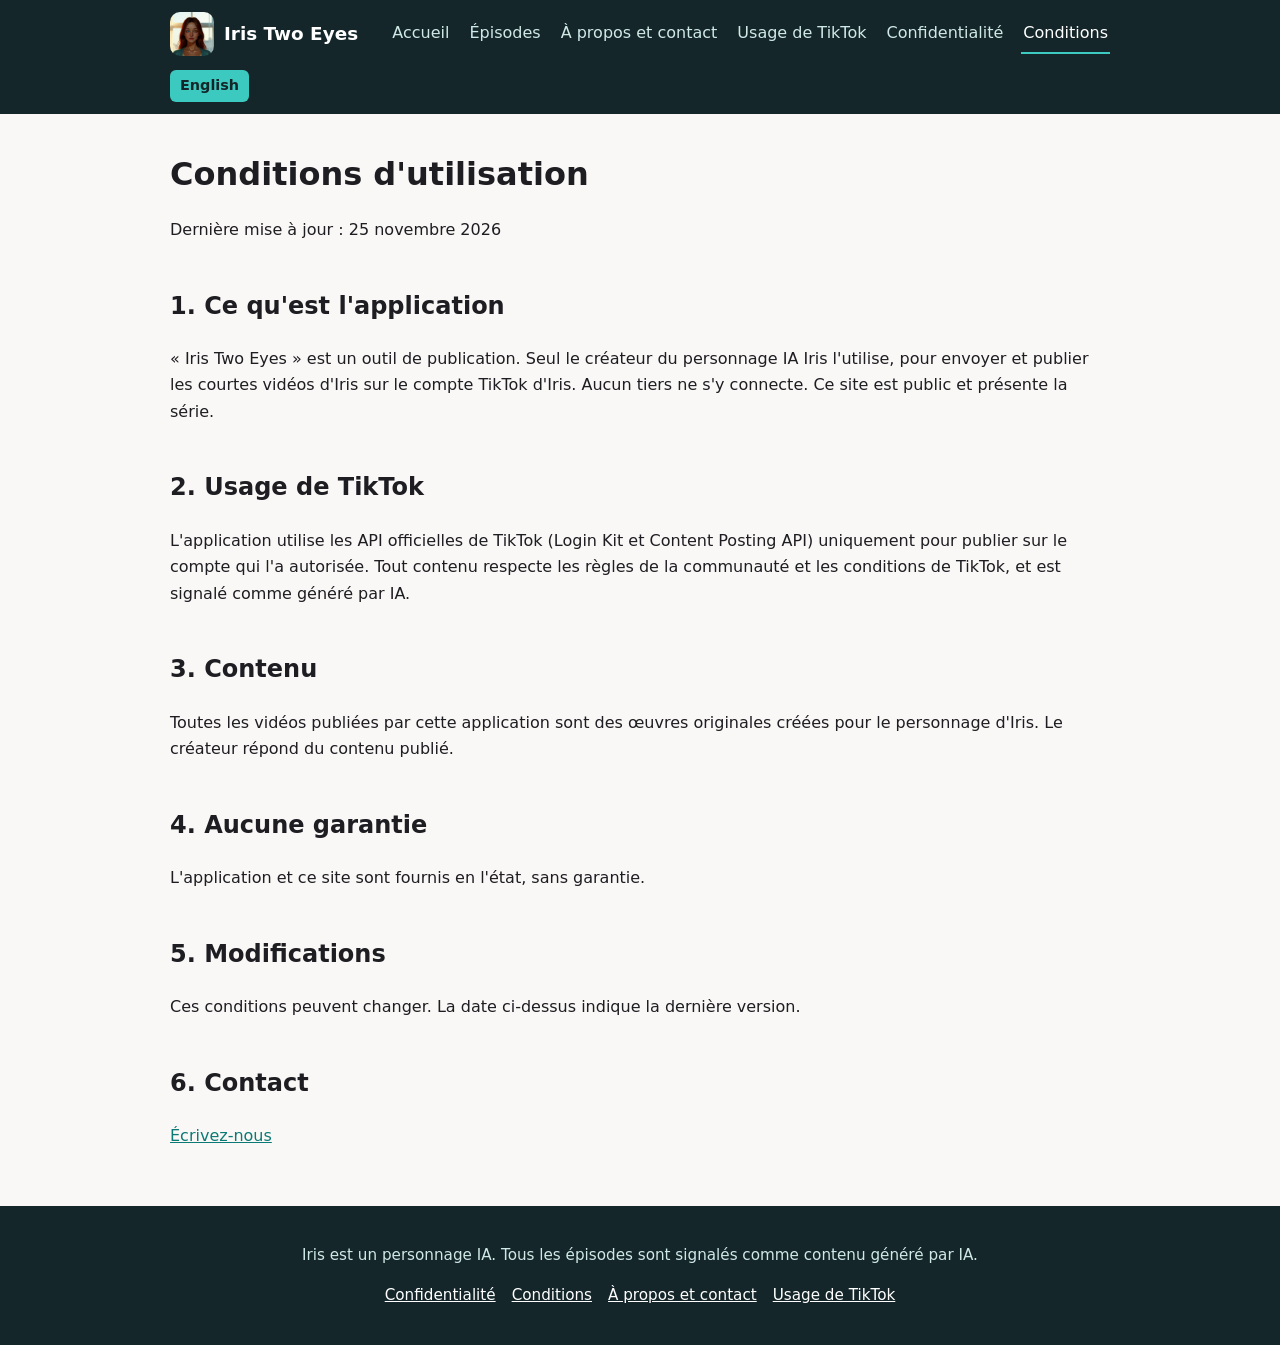
<file: fr/terms.html>
<!doctype html>
<html lang="fr"><head><meta charset="utf-8"><meta name="viewport" content="width=device-width,initial-scale=1">
<title>Conditions d'utilisation — Iris Two Eyes</title>
<meta name="description" content="Iris Two Eyes - AI character / personnage IA.">
<link rel="icon" href="../favicon.ico" sizes="any">
<link rel="icon" type="image/png" sizes="32x32" href="../favicon-32.png">
<link rel="apple-touch-icon" sizes="180x180" href="../apple-touch-icon.png">
<link rel="stylesheet" href="../assets/style.css"></head>
<body><header><div class="bar"><a class="brand" href="index.html"><img src="../assets/icon-1024.png" alt="Iris Two Eyes" width="44" height="44">Iris Two Eyes</a>
<nav><a href="index.html">Accueil</a><a href="episodes.html">Épisodes</a><a href="about.html">À propos et contact</a><a href="tiktok.html">Usage de TikTok</a><a href="privacy.html">Confidentialité</a><a href="terms.html" class="on">Conditions</a></nav><a class="lang" href="../terms.html" hreflang="en">English</a></div></header>
<main><h1>Conditions d'utilisation</h1><p>Dernière mise à jour : 25 novembre 2026</p>
<h2>1. Ce qu'est l'application</h2><p>« Iris Two Eyes » est un outil de publication. Seul le créateur du personnage IA Iris l'utilise, pour envoyer et publier les courtes vidéos d'Iris sur le compte TikTok d'Iris. Aucun tiers ne s'y connecte. Ce site est public et présente la série.</p>
<h2>2. Usage de TikTok</h2><p>L'application utilise les API officielles de TikTok (Login Kit et Content Posting API) uniquement pour publier sur le compte qui l'a autorisée. Tout contenu respecte les règles de la communauté et les conditions de TikTok, et est signalé comme généré par IA.</p>
<h2>3. Contenu</h2><p>Toutes les vidéos publiées par cette application sont des œuvres originales créées pour le personnage d'Iris. Le créateur répond du contenu publié.</p>
<h2>4. Aucune garantie</h2><p>L'application et ce site sont fournis en l'état, sans garantie.</p>
<h2>5. Modifications</h2><p>Ces conditions peuvent changer. La date ci-dessus indique la dernière version.</p>
<h2>6. Contact</h2><p><a href="#" class="js-contact">Écrivez-nous</a></p></main><footer><p>Iris est un personnage IA. Tous les épisodes sont signalés comme contenu généré par IA.</p><p><a href="privacy.html">Confidentialité</a><a href="terms.html">Conditions</a><a href="about.html">À propos et contact</a><a href="tiktok.html">Usage de TikTok</a></p></footer><script src="../assets/contact.js" defer></script></body></html>
</file>
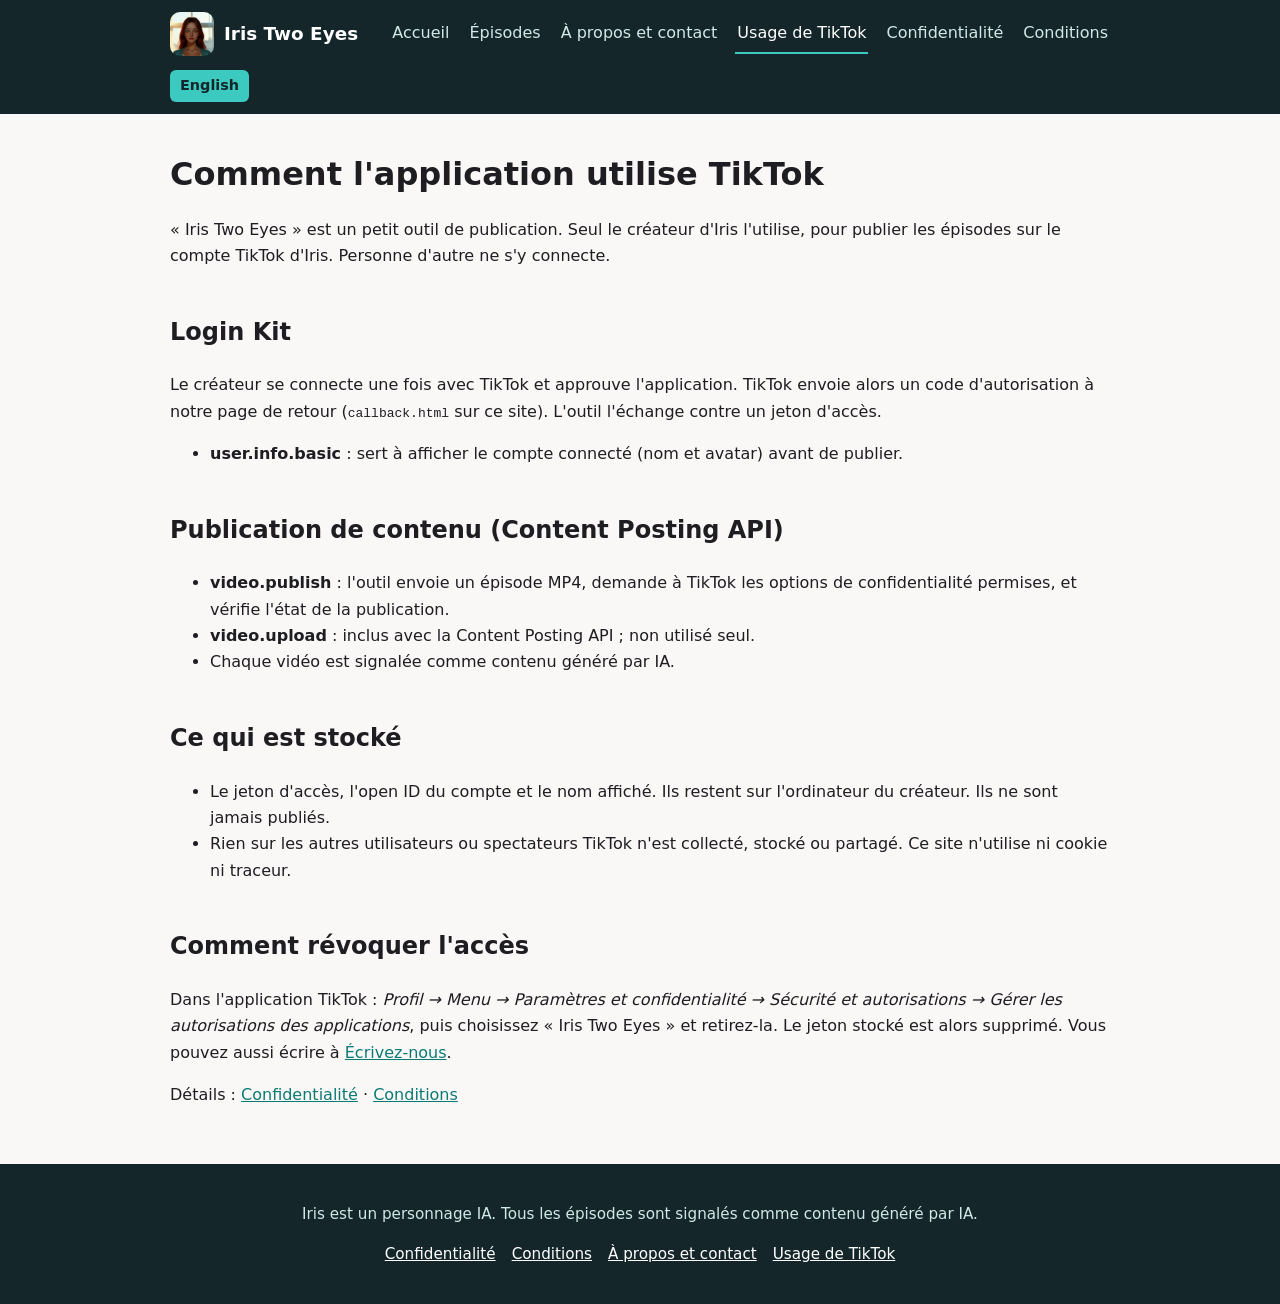
<file: fr/tiktok.html>
<!doctype html>
<html lang="fr"><head><meta charset="utf-8"><meta name="viewport" content="width=device-width,initial-scale=1">
<title>Comment l'application utilise TikTok — Iris Two Eyes</title>
<meta name="description" content="Iris Two Eyes - AI character / personnage IA.">
<link rel="icon" href="../favicon.ico" sizes="any">
<link rel="icon" type="image/png" sizes="32x32" href="../favicon-32.png">
<link rel="apple-touch-icon" sizes="180x180" href="../apple-touch-icon.png">
<link rel="stylesheet" href="../assets/style.css"></head>
<body><header><div class="bar"><a class="brand" href="index.html"><img src="../assets/icon-1024.png" alt="Iris Two Eyes" width="44" height="44">Iris Two Eyes</a>
<nav><a href="index.html">Accueil</a><a href="episodes.html">Épisodes</a><a href="about.html">À propos et contact</a><a href="tiktok.html" class="on">Usage de TikTok</a><a href="privacy.html">Confidentialité</a><a href="terms.html">Conditions</a></nav><a class="lang" href="../tiktok.html" hreflang="en">English</a></div></header>
<main><h1>Comment l'application utilise TikTok</h1>
<p>« Iris Two Eyes » est un petit outil de publication. Seul le créateur d'Iris l'utilise, pour publier les épisodes sur le compte TikTok d'Iris. Personne d'autre ne s'y connecte.</p>
<h2>Login Kit</h2><p>Le créateur se connecte une fois avec TikTok et approuve l'application. TikTok envoie alors un code d'autorisation à notre page de retour (<code>callback.html</code> sur ce site). L'outil l'échange contre un jeton d'accès.</p>
<ul><li><strong>user.info.basic</strong> : sert à afficher le compte connecté (nom et avatar) avant de publier.</li></ul>
<h2>Publication de contenu (Content Posting API)</h2><ul>
<li><strong>video.publish</strong> : l'outil envoie un épisode MP4, demande à TikTok les options de confidentialité permises, et vérifie l'état de la publication.</li>
<li><strong>video.upload</strong> : inclus avec la Content Posting API ; non utilisé seul.</li>
<li>Chaque vidéo est signalée comme contenu généré par IA.</li></ul>
<h2>Ce qui est stocké</h2><ul><li>Le jeton d'accès, l'open ID du compte et le nom affiché. Ils restent sur l'ordinateur du créateur. Ils ne sont jamais publiés.</li>
<li>Rien sur les autres utilisateurs ou spectateurs TikTok n'est collecté, stocké ou partagé. Ce site n'utilise ni cookie ni traceur.</li></ul>
<h2>Comment révoquer l'accès</h2><p>Dans l'application TikTok : <em>Profil → Menu → Paramètres et confidentialité → Sécurité et autorisations → Gérer les autorisations des applications</em>, puis choisissez « Iris Two Eyes » et retirez-la. Le jeton stocké est alors supprimé. Vous pouvez aussi écrire à <a href="#" class="js-contact">Écrivez-nous</a>.</p>
<p>Détails : <a href="privacy.html">Confidentialité</a> · <a href="terms.html">Conditions</a></p></main><footer><p>Iris est un personnage IA. Tous les épisodes sont signalés comme contenu généré par IA.</p><p><a href="privacy.html">Confidentialité</a><a href="terms.html">Conditions</a><a href="about.html">À propos et contact</a><a href="tiktok.html">Usage de TikTok</a></p></footer><script src="../assets/contact.js" defer></script></body></html>
</file>
<file: assets/style.css>
*{box-sizing:border-box}body{margin:0;font-family:system-ui,Segoe UI,Arial,sans-serif;line-height:1.65;color:#1d1d22;background:#faf8f6}
header{background:#14262a;color:#fff}.bar{max-width:980px;margin:auto;padding:12px 20px;display:flex;flex-wrap:wrap;align-items:center;gap:14px}
.brand{display:flex;align-items:center;gap:10px;color:#fff;text-decoration:none;font-weight:700;font-size:1.15rem}.brand img{width:44px;height:44px;border-radius:10px}
nav{display:flex;flex-wrap:wrap;gap:4px 16px;margin-left:auto}nav a{color:#cfe9e6;text-decoration:none;padding:6px 2px}nav a.on,nav a:hover{color:#fff;border-bottom:2px solid #3cc9bf}
.lang{color:#14262a;background:#3cc9bf;border-radius:6px;padding:4px 10px;text-decoration:none;font-weight:600;font-size:.9rem}
main{max-width:980px;margin:auto;padding:28px 20px 40px}h1{font-size:2rem;margin:.2em 0 .5em}h2{margin-top:1.8em}a{color:#0b7a75}
.hero{display:grid;grid-template-columns:1fr 1fr;gap:28px;align-items:center}.hero img{width:100%;max-width:380px;border-radius:16px;justify-self:center}
.ai{display:inline-block;background:#14262a;color:#fff;border-radius:6px;padding:3px 10px;font-weight:700;font-size:.9rem}
.card{background:#fff;border:1px solid #e4dfd9;border-radius:12px;padding:18px 20px;margin:16px 0}
.ep{display:grid;grid-template-columns:260px 1fr;gap:24px;align-items:start}.ep video,.ep img{width:100%;border-radius:12px;background:#000}
footer{background:#14262a;color:#cfe9e6;text-align:center;padding:22px 20px;font-size:.95rem}footer a{color:#fff;margin:0 8px}
@media(max-width:700px){.hero,.ep{grid-template-columns:1fr}nav{margin-left:0}h1{font-size:1.6rem}}
</file>
